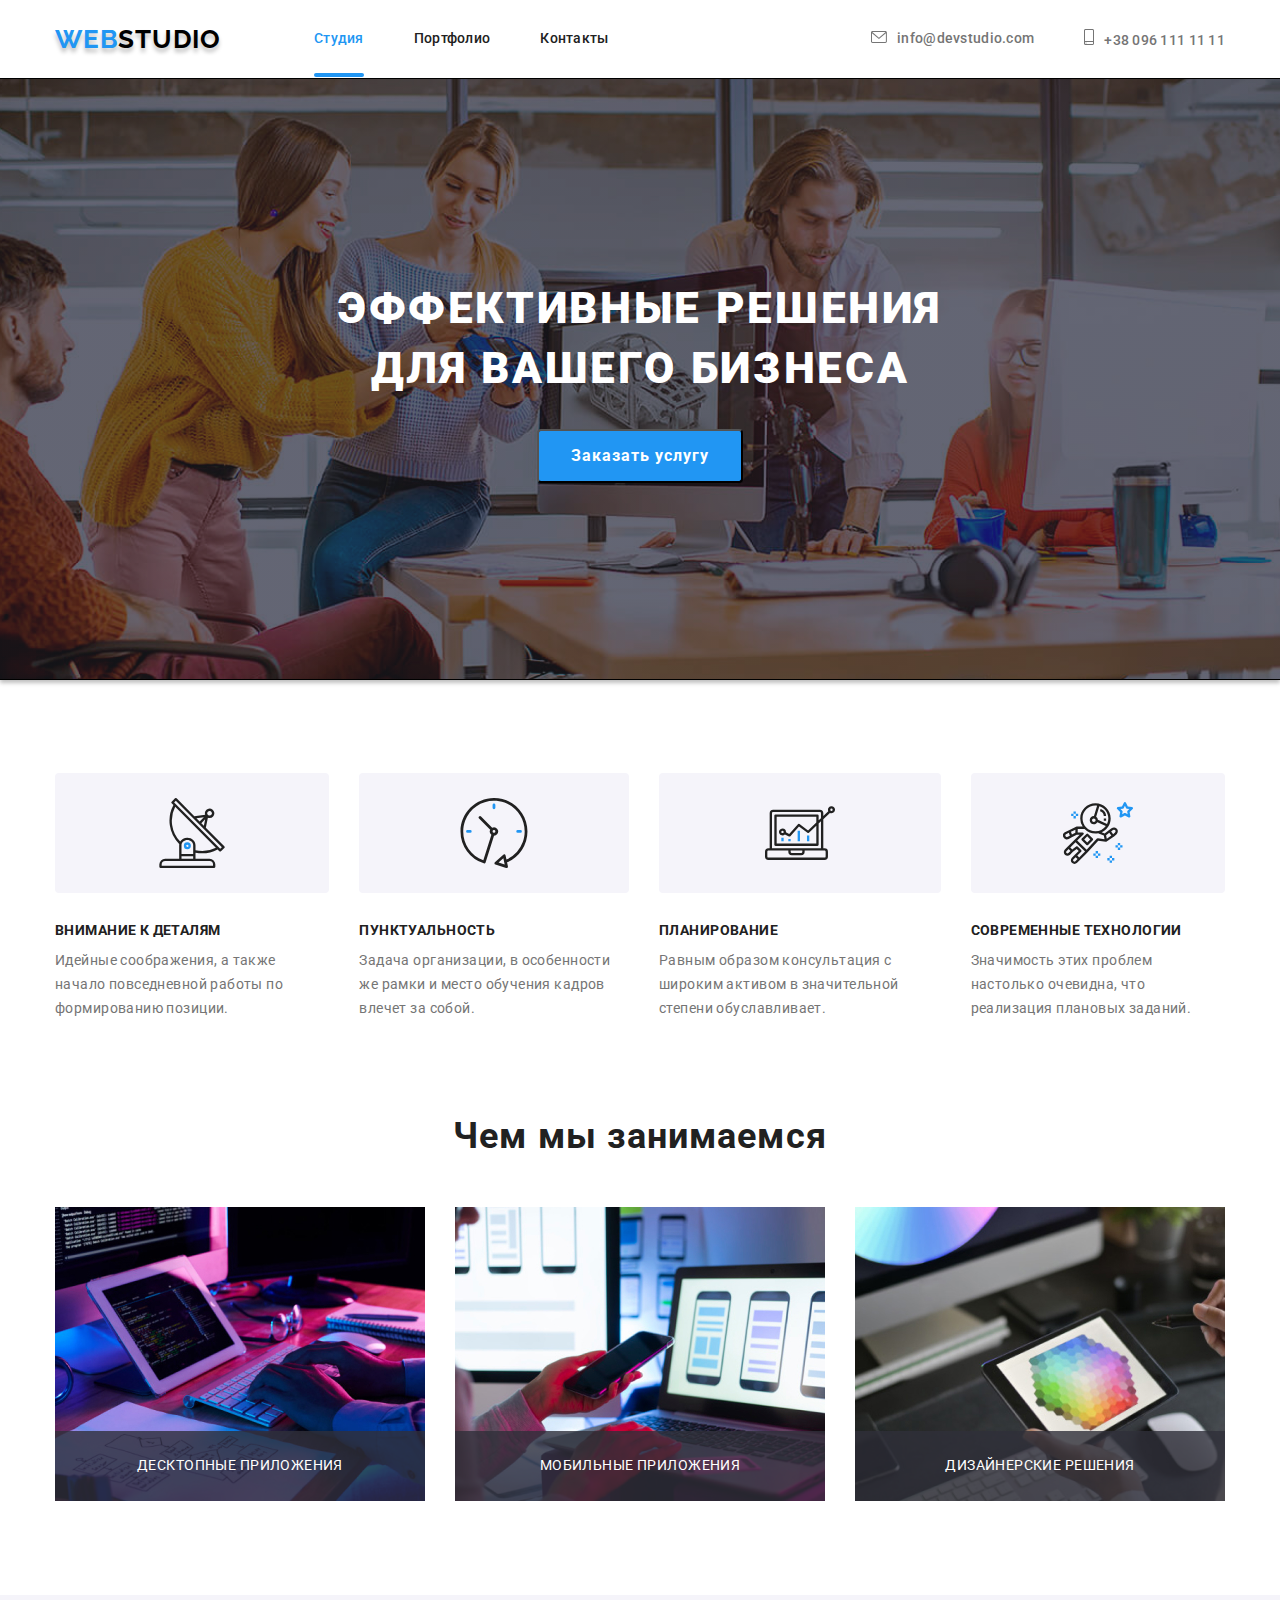
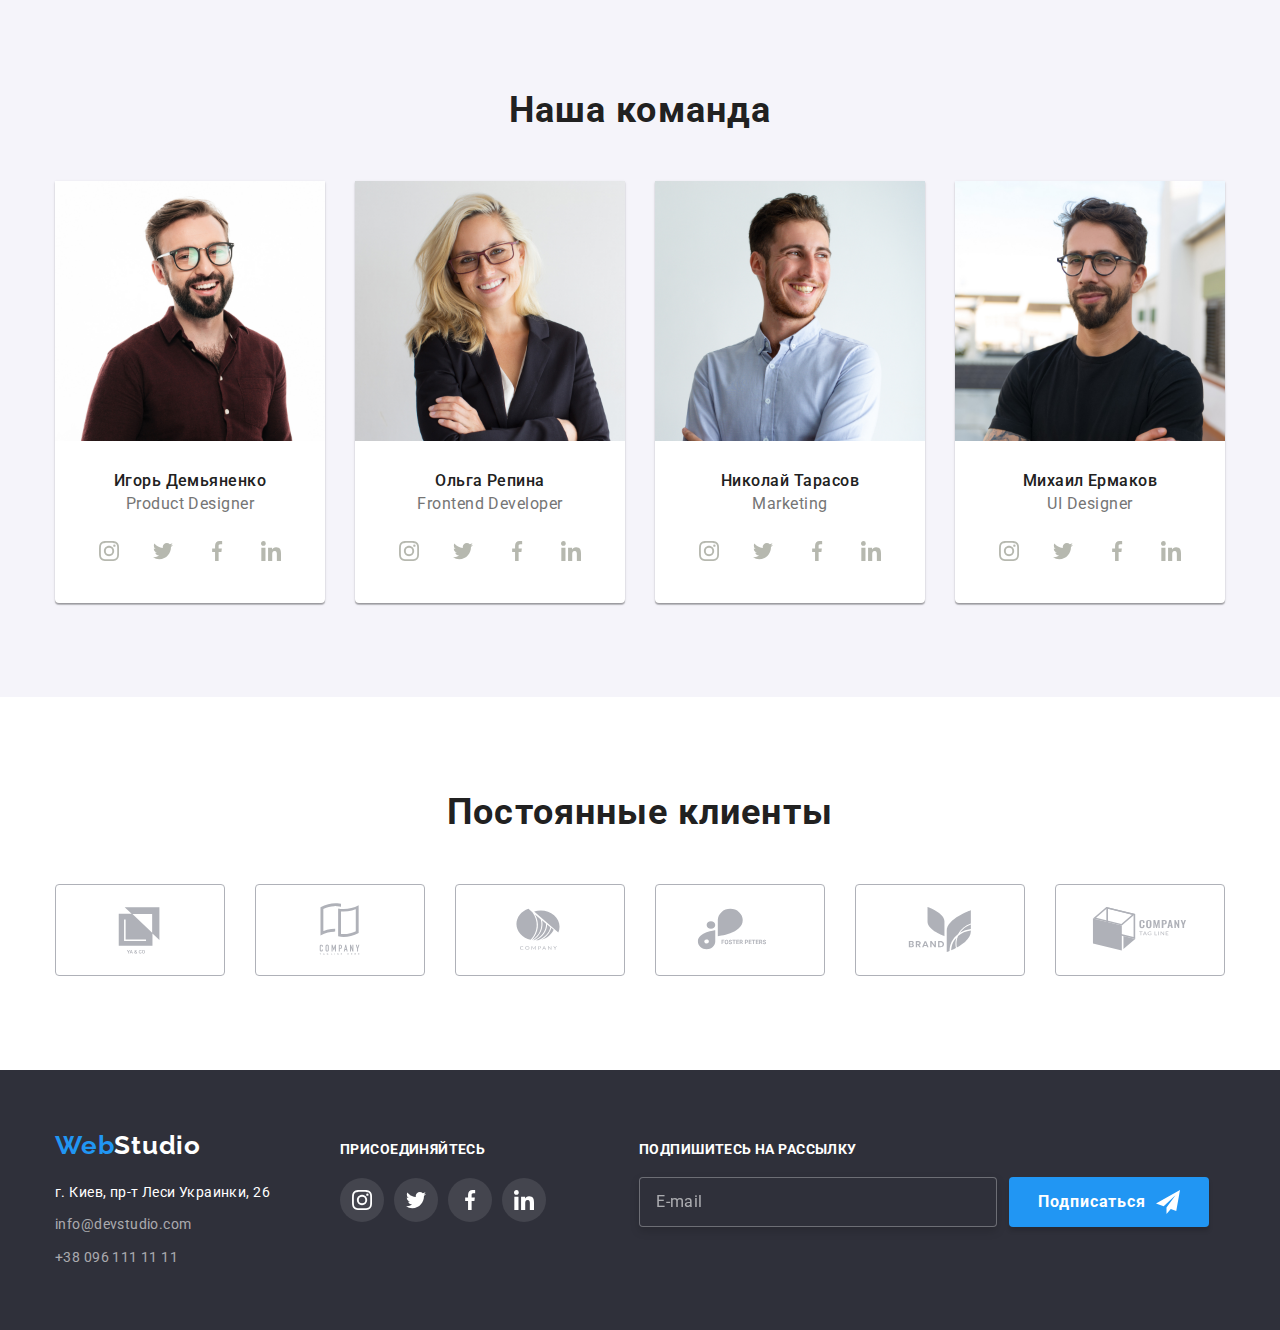
<file: index.html>
<!DOCTYPE html>
<html lang="ru">

<head>
  <meta charset="UTF-8" />
  <meta http-equiv="X-UA-Compatible" content="IE=edge" />
  <meta name="viewport" content="width=device-width, initial-scale=1.0" />
  <title>WebStudio</title>
  <link rel="preconnect" href="https://fonts.gstatic.com" />
  <link href="https://fonts.googleapis.com/css2?family=Raleway:wght@700&family=Roboto:wght@400;500;700;900&display=swap"
    rel="stylesheet" />
  <link rel="stylesheet"
    href="https://cdnjs.cloudflare.com/ajax/libs/modern-normalize/1.0.0/modern-normalize.min.css" />
  <link rel="stylesheet" href="https://cdnjs.cloudflare.com/ajax/libs/animate.css/4.1.1/animate.min.css" />
  <link rel="stylesheet" href="./css/styles.css" />
</head>

<body>
  <!--Верхняя линия-->
  <header class="upline">
    <div class="container upline-main">
      <nav class="upline-main-nav">
        <a class="logo link animate__heartBeat animate__animated animate__bounce" href="./index.html">Web<span
            class="logo-upline">Studio</span></a>
        <ul class="upline-nav-list list">
          <li class="nav-item list">
            <a class="nav-item link current" href="">Студия</a>
          </li>
          <li class="nav-item list">
            <a class="nav-item link" href="./portfolio.html">Портфолио</a>
          </li>
          <li class="nav-item list">
            <a class="nav-item link" href="">Контакты</a>
          </li>
        </ul>
      </nav>
      <ul class="upline-contacts list">
        <li class="item">
          <a class="contacts link" href="mailto:info@devstudio.com">
            <svg class="upline-contacts-icon" height="12px" width="16px">
              <use href="./images/icons.svg#envelope"></use>
            </svg>info@devstudio.com</a>
        </li>
        <li class="item">
          <a class="contacts link" href="tel:380961111111">
            <svg class="upline-contacts-icon" height="16px" width="10px">
              <use href="./images/icons.svg#smartphone"></use>
            </svg>+38 096 111 11 11</a>
        </li>
      </ul>
    </div>
  </header>
  <main>
    <!--Шапка-->
    <section class="section">
      <div class="main-section container">
        <h1 class="header-main">Эффективные решения для вашего бизнеса</h1>
        <button class="header-main-button" type="button" data-modal-open>
          Заказать услугу</button>
      </div>
    </section>
    <!--Особенности-->
    <section class="futures">
      <div class="specificsh-main container">
        <h2 hidden>Особенности</h2>
        <ul class="specificsh-list list">
          <li class="item">
            <div class="specificsh-icon-box">
              <svg class="specificsh-icon">
                <use href="./images/icons.svg#antenna"></use>
              </svg>
            </div>
            <h3 class="specificsh ">Внимание к деталям</h3>
            <p class="specifics-text">
              Идейные соображения, а также начало повседневной работы по
              формированию позиции.
            </p>
          </li>
          <li class="item">
            <div class="specificsh-icon-box">
              <svg class="specificsh-icon">
                <use href="./images/icons.svg#clock"></use>
              </svg>
            </div>
            <h3 class="specificsh">Пунктуальность</h3>
            <p class="specifics-text">Задача организации, в особенности же рамки и место обучения кадров
              влечет за собой.</p>
          </li>
          <li class="item">
            <div class="specificsh-icon-box">
              <svg class="specificsh-icon">
                <use href="./images/icons.svg#diagram"></use>
              </svg>
            </div>
            <h3 class="specificsh">Планирование</h3>
            <p class="specifics-text">
              Равным образом консультация с широким активом в значительной
              степени обуславливает.
            </p>
          </li>
          <li class="item">
            <div class="specificsh-icon-box">
              <svg class="specificsh-icon">
                <use href="./images/icons.svg#astronaut"></use>
              </svg>
            </div>
            <h3 class="specificsh">Современные технологии</h3>
            <p class="specifics-text">
              Значимость этих проблем настолько очевидна, что реализация
              плановых заданий.
            </p>
          </li>
        </ul>
      </div>
      <!--невидимый заголовок-->
    </section>
    <!--Чем мы занимаемся-->
    <section class="working-kind-section">
      <div class="container">
        <h2 class="working-kind">Чем мы занимаемся</h2>
        <ul class="working-kind-list list">
          <li class="item">
            <div class="working-kind-overlay"><img src="./images/working-kind/box1.jpg" alt="Десктопные приложения"
                width="370" height="294" />
              <p class="overlay">Десктопные приложения</p>
            </div>
          </li>
          <li class="item">
            <div class="working-kind-overlay"><img src="./images/working-kind/box2.jpg" alt="Мобильные приложения"
                width="370" height="294" />
              <p class="overlay">Мобильные приложения</p>
            </div>
          </li>
          <li class="item">
            <div class="working-kind-overlay"><img src="./images/working-kind/box3.jpg" alt="Дизайнерские решения"
                width="370" height="294" />
              <p class="overlay">Дизайнерские решения</p>
            </div>
          </li>
        </ul>
      </div>
    </section>
    <!--Наша команда-->
    <section class="our-team">
      <div class="container">
        <h2 class="working">Наша команда</h2>
        <ul class="working-list list">
          <li class="item">
            <img src="./images/our-team/id.jpg" alt="Игорь Демьяненко" width="270" />
            <div class="workers">
              <h3 class="name">Игорь Демьяненко</h3>
              <p class="profession" lang="en">Product Designer</p>
              <ul class="profession-social-list list">
                <li class="profession-icon">
                  <a class="profession-icon-link link" href="instagram">
                    <svg class="profession-social-icon" height="20px" width="20px">
                      <use href="./images/icons.svg#instagram"></use>
                    </svg></a>
                </li>
                <li class="profession-icon">
                  <a class="profession-icon-link link" href="twitter">
                    <svg class="profession-social-icon" height="20px" width="20px">
                      <use href="./images/icons.svg#twitter"></use>
                    </svg></a>
                </li>
                <li class="profession-icon">
                  <a class="profession-icon-link link" href="facebook">
                    <svg class="profession-social-icon" height="20px" width="20px">
                      <use href="./images/icons.svg#facebook"></use>
                    </svg></a>
                </li>
                <li class="profession-icon">
                  <a class="profession-icon-link link" href="linkedin">
                    <svg class="profession-social-icon" height="20px" width="20px">
                      <use href="./images/icons.svg#linkedin"></use>
                    </svg></a>
                </li>
              </ul>
            </div>
          </li>
          <li class="item">
            <img src="./images/our-team/or.jpg" alt="Ольга Репина" width="270" />
            <div class="workers">
              <h3 class="name">Ольга Репина</h3>
              <p class="profession" lang="en">Frontend Developer</p>
              <ul class="profession-social-list list">
                <li class="profession-icon">
                  <a class="profession-icon-link link" href="instagram">
                    <svg class="profession-social-icon" height="20px" width="20px">
                      <use href="./images/icons.svg#instagram"></use>
                    </svg></a>
                </li>
                <li class="profession-icon">
                  <a class="profession-icon-link link" href="twitter">
                    <svg class="profession-social-icon" height="20px" width="20px">
                      <use href="./images/icons.svg#twitter"></use>
                    </svg></a>
                </li>
                <li class="profession-icon">
                  <a class="profession-icon-link link" href="facebook">
                    <svg class="profession-social-icon" height="20px" width="20px">
                      <use href="./images/icons.svg#facebook"></use>
                    </svg></a>
                </li>
                <li class="profession-icon">
                  <a class="profession-icon-link link" href="linkedin">
                    <svg class="profession-social-icon" height="20px" width="20px">
                      <use href="./images/icons.svg#linkedin"></use>
                    </svg></a>
                </li>
              </ul>
            </div>
          </li>
          <li class="item">
            <img src="./images/our-team/nt.jpg" alt="Николай Тарасов" width="270" />
            <div class="workers">
              <h3 class="name">Николай Тарасов</h3>
              <p class="profession" lang="en">Marketing</p>
              <ul class="profession-social-list list">
                <li class="profession-icon">
                  <a class="profession-icon-link link" href="instagram">
                    <svg class="profession-social-icon" height="20px" width="20px">
                      <use href="./images/icons.svg#instagram"></use>
                    </svg></a>
                </li>
                <li class="profession-icon">
                  <a class="profession-icon-link link" href="twitter">
                    <svg class="profession-social-icon" height="20px" width="20px">
                      <use href="./images/icons.svg#twitter"></use>
                    </svg></a>
                </li>
                <li class="profession-icon">
                  <a class="profession-icon-link link" href="facebook">
                    <svg class="profession-social-icon" height="20px" width="20px">
                      <use href="./images/icons.svg#facebook"></use>
                    </svg></a>
                </li>
                <li class="profession-icon">
                  <a class="profession-icon-link link" href="linkedin">
                    <svg class="profession-social-icon" height="20px" width="20px">
                      <use href="./images/icons.svg#linkedin"></use>
                    </svg></a>
                </li>
              </ul>
            </div>
          </li>
          <li class="item">
            <img src="./images/our-team/me.jpg" alt="Михаил Ермаков" width="270" />
            <div class="workers">
              <h3 class="name">Михаил Ермаков</h3>
              <p class="profession" lang="en">UI Designer</p>
              <ul class="profession-social-list list">
                <li class="profession-icon">
                  <a class="profession-icon-link link" href="instagram">
                    <svg class="profession-social-icon" height="20px" width="20px">
                      <use href="./images/icons.svg#instagram"></use>
                    </svg></a>
                </li>
                <li class="profession-icon">
                  <a class="profession-icon-link link" href="twitter">
                    <svg class="profession-social-icon" height="20px" width="20px">
                      <use href="./images/icons.svg#twitter"></use>
                    </svg></a>
                </li>
                <li class="profession-icon">
                  <a class="profession-icon-link link" href="facebook">
                    <svg class="profession-social-icon" height="20px" width="20px">
                      <use href="./images/icons.svg#facebook"></use>
                    </svg></a>
                </li>
                <li class="profession-icon">
                  <a class="profession-icon-link link" href="linkedin">
                    <svg class="profession-social-icon" height="20px" width="20px">
                      <use href="./images/icons.svg#linkedin"></use>
                    </svg></a>
                </li>
              </ul>
            </div>
          </li>
        </ul>
      </div>
    </section>
    <!--Постоянные клиенты-->
    <section class="clients">
      <div class="container">
        <h2 class="regular-clients">Постоянные клиенты</h2>
        <ul class="regular-clients-list list">
          <li class="item">
            <a class="regular-clients-icon-link link" href="group">
              <svg class="regular-clients-logo-icon" height="60px" width="106px">
                <use href="./images/icons.svg#group"></use>
              </svg></a>
          </li>
          <li class="item">
            <a class="regular-clients-icon-link link" href="group-1">
              <svg class="regular-clients-logo-icon" height="60px" width="106px">
                <use href="./images/icons.svg#group-1"></use>
              </svg></a>
          </li>
          <li class="item">
            <a class="regular-clients-icon-link link" href="group-2">
              <svg class="regular-clients-logo-icon" height="60px" width="106px">
                <use href="./images/icons.svg#group-2"></use>
              </svg></a>
          </li>
          <li class="item">
            <a class="regular-clients-icon-link link" href="group-3">
              <svg class="regular-clients-logo-icon" height="60px" width="106px">
                <use href="./images/icons.svg#group-3"></use>
              </svg></a>
          </li>
          <li class="item">
            <a class="regular-clients-icon-link link" href="group-4">
              <svg class="regular-clients-logo-icon" height="60px" width="106px">
                <use href="./images/icons.svg#group-4"></use>
              </svg></a>
          </li>
          <li class="item">
            <a class="regular-clients-icon-link link" href="group-5">
              <svg class="regular-clients-logo-icon" height="60px" width="106px">
                <use href="./images/icons.svg#group-5"></use>
              </svg></a>
          </li>
        </ul>
      </div>
    </section>
  </main>
  <!--Подвал страницы-->
  <footer class="footer-contacts">
    <div class="container footer-contacts-main">
      <div class="footer-contacts-outline">
        <a class="logo-down link" href="./index.html">Web<span class="logo-down-next">Studio</span></a>
        <address>
          <p class="address">г. Киев, пр-т Леси Украинки, 26</p>
          <ul class="outline-address list">
            <li class="mail">
              <a class="contacts-down mail" href="mailto:info@devstudio.com">info@devstudio.com</a>
            </li>
            <li class="tel">
              <a class="contacts-down" href="tel:380961111111">+38 096 111 11 11</a>
            </li>
          </ul>
        </address>
      </div>
      <div class="down-social-icon">
        <h3 class="contacts-down-social">присоединяйтесь</h3>
        <ul class="contacts-down-social-list list">
          <li class="contacts-down-social-icon-item">
            <a class="contacts-down-social-icon-link link" href="instagram">
              <svg class="contacts-down-social-icon" height="20px" width="20px">
                <use href="./images/icons.svg#instagram"></use>
              </svg></a>
          </li>
          <li class="contacts-down-social-icon-item">
            <a class="contacts-down-social-icon-link link" href="instagram">
              <svg class="contacts-down-social-icon" height="20px" width="20px">
                <use href="./images/icons.svg#twitter"></use>
              </svg></a>
          </li>
          <li class="contacts-down-social-icon-item">
            <a class="contacts-down-social-icon-link link" href="instagram">
              <svg class="contacts-down-social-icon" height="20px" width="20px">
                <use href="./images/icons.svg#facebook"></use>
              </svg></a>
          </li>
          <li class="contacts-down-social-icon-item">
            <a class="contacts-down-social-icon-link link" href="instagram">
              <svg class="contacts-down-social-icon" height="20px" width="20px">
                <use href="./images/icons.svg#linkedin"></use>
              </svg></a>
          </li>
        </ul>
      </div>
      <form action="#" class="footer-subscription-form">
        <p class="footer-subscription">Подпишитесь на рассылку</p>
        <span class="footer-subscription-fild-main"><label class="footer-subscription-fild">
            <input type="email" name="user-mail" class="footer-subscription-text-input" placeholder="E-mail">
          </label>
          <button type="submit" class="footer-subscription-button">Подписаться
            <span><svg class="footer-subscription-button-icon" height="24" width="24">
                <use href="./images/icons.svg#icon-send"></use>
              </svg></span>
          </button></span>
      </form>
    </div>
  </footer>
  <div class="backdrop is-hidden" data-modal>
    <div class="modal"> <button type="button" class="modal-close-button" data-modal-close><svg class="modal-close"
          height="18px" width="18px">
          <use href="./images/icons.svg#close-black"></use>
        </svg></button>
      <form action="#" class="modal-contacts-form">
        <p class="modal-head">Оставьте свои данные, мы вам перезвоним</p>
        <label class="modal-contacts-fild">Имя
          <span class="modal-contacts-fild-icon">
            <input type="text" name="user-name" minlength="2" class="modal-text-input">
            <svg class="modal-svg" height="18px" width="18px">
              <use href="./images/icons.svg#person"></use>
            </svg>
          </span>
        </label>
        <label class="modal-contacts-fild">Телефон
          <span class="modal-contacts-fild-icon"><input type="tel" name="user-phon" class="modal-text-input" required
              pattern="[0-9]{3}-[0-9]{3}-[0-9]{2}-[0-9]{2}" title=" 097-111-11-11"><svg class="modal-svg" height="18px"
              width="18px">
              <use href="./images/icons.svg#phone-black"></use>
            </svg>
          </span>
        </label>
        <label class="modal-contacts-fild">Почта
          <span class="modal-contacts-fild-icon"><input type="email" name="user-mail" class="modal-text-input"><svg
              class="modal-svg" height="18px" width="18px">
              <use href="./images/icons.svg#email-black"></use>
            </svg>
          </span>
        </label>
        <label class="modal-contacts-fild">Комментарий
          <textarea name="user-message" class="modal-contacts-aria" placeholder="Введите текст"></textarea>
        </label>
        <label for="checkbox-policy" class="modal-checkbox-policy">
          <input type="checkbox" name="user-policy" class="modal-checkbox visually-hidden" id="checkbox-policy"
            required>
          <span class="modal-checkbox-icon"></span>
          Соглашаюсь с рассылкой и принимаю <a class="modal-checkbox-policy-a link" href=""> Условия
            договора</a></label>
        <button type="submit" class="modal-button">Отправить</button>
      </form>
    </div>
  </div>
  <!---->
  <script src="./js/modal.js"></script>

</body>

</html>
</file>
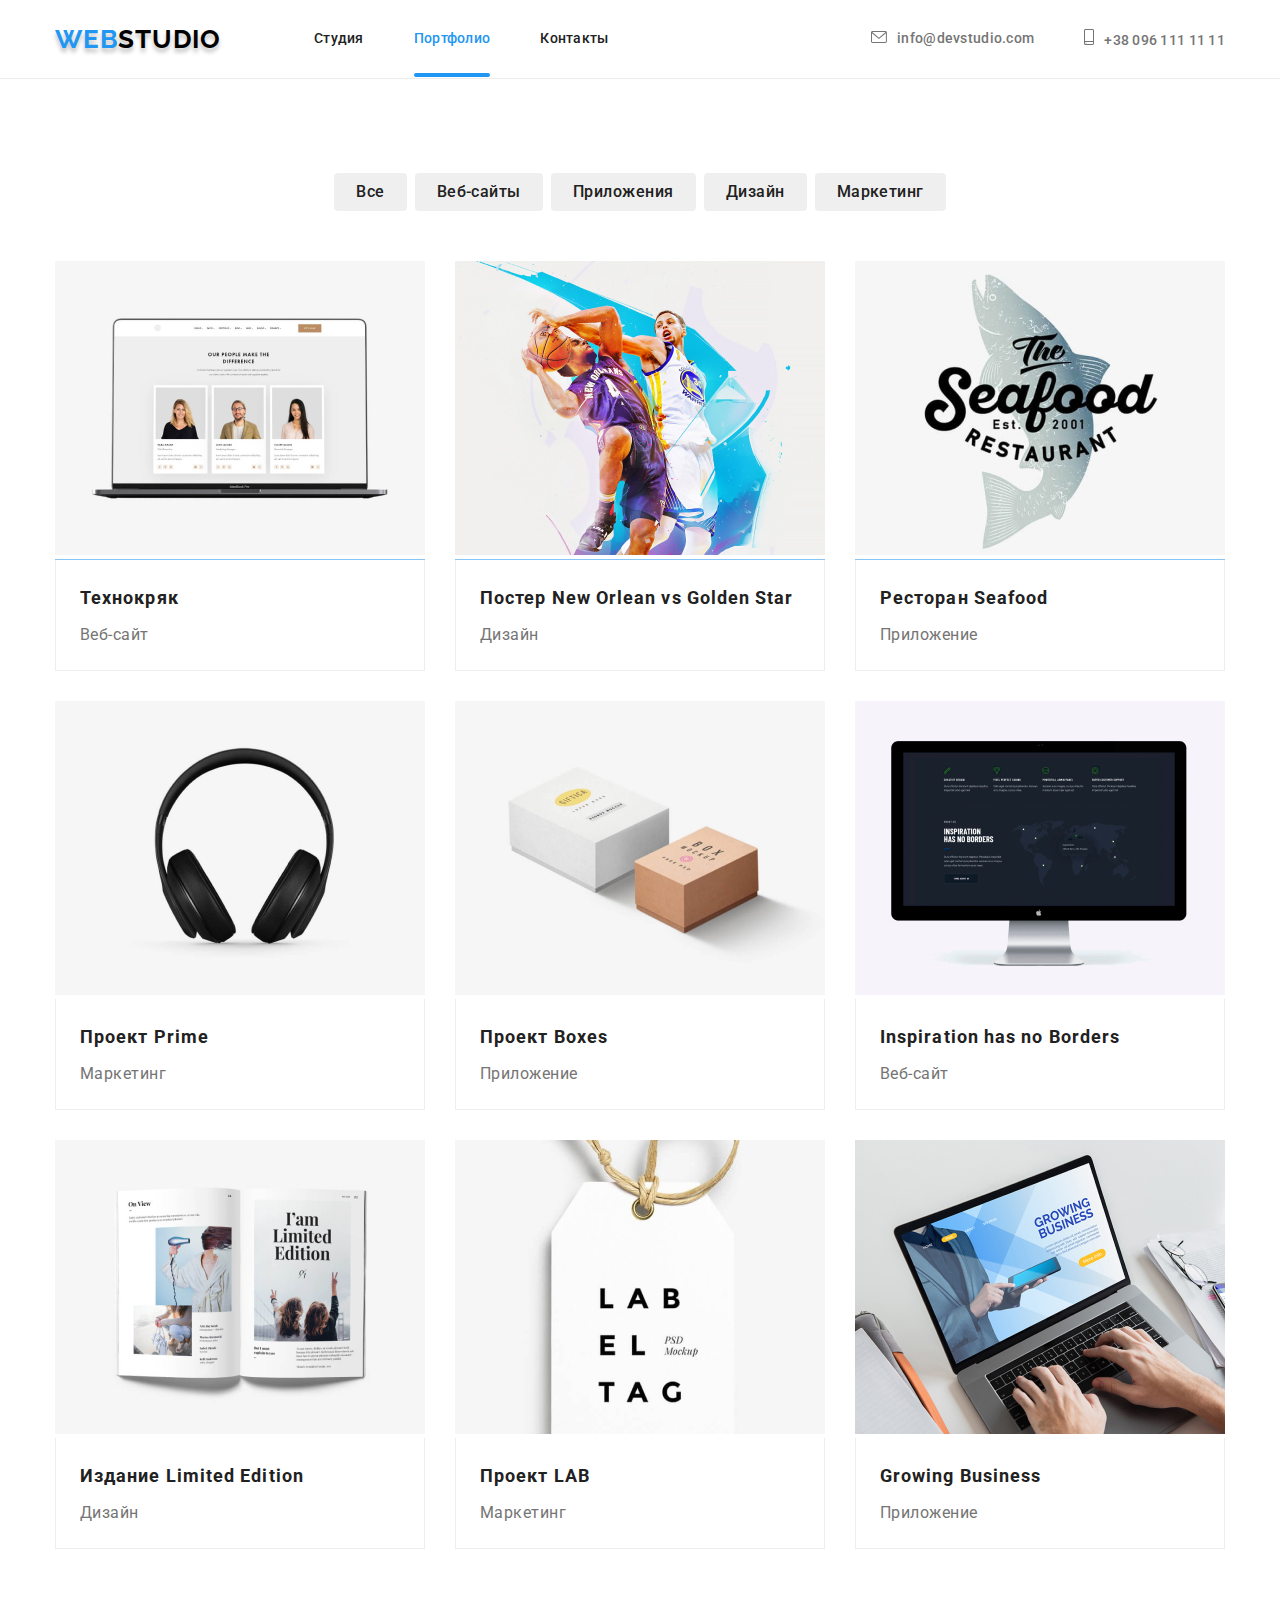
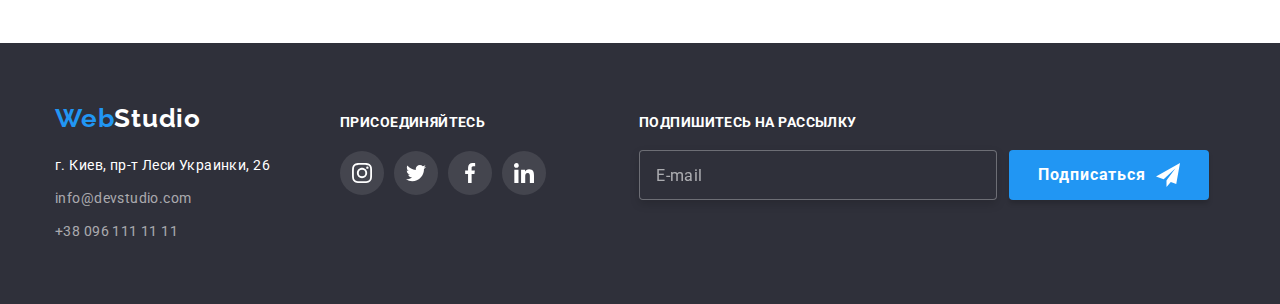
<file: portfolio.html>
<!DOCTYPE html>
<html lang="ru">

<head>
  <meta charset="UTF-8" />
  <meta http-equiv="X-UA-Compatible" content="IE=edge" />
  <meta name="viewport" content="width=device-width, initial-scale=1.0" />
  <title>WebStudio</title>
  <link rel="preconnect" href="https://fonts.gstatic.com" />
  <link href="https://fonts.googleapis.com/css2?family=Raleway:wght@700&family=Roboto:wght@400;500;700;900&display=swap"
    rel="stylesheet" />
  <link rel="stylesheet"
    href="https://cdnjs.cloudflare.com/ajax/libs/modern-normalize/1.0.0/modern-normalize.min.css" />
  <link rel="stylesheet" href="https://cdnjs.cloudflare.com/ajax/libs/animate.css/4.1.1/animate.min.css" />
  <link rel="stylesheet" href="./css/styles.css" />
</head>

<body>
  <!--Верхняя линия-->
  <header class="upline">
    <div class="container upline-main">
      <nav class="upline-main-nav">
        <a class="logo link animate__heartBeat " href="./index.html">Web<span class="logo-upline">Studio</span></a>
        <ul class="upline-nav-list list">
          <li class="nav-item list">
            <a class="nav-item link" href="index.html">Студия</a>
          </li>
          <li class="nav-item list">
            <a class="nav-item link current" href="">Портфолио </a>
          </li>
          <li class="nav-item list">
            <a class="nav-item link" href="">Контакты</a>
          </li>
        </ul>
      </nav>
      <ul class="upline-contacts list">
        <li class="item">
          <a class="contacts link" href="mailto:info@devstudio.com">
            <svg class="upline-contacts-icon" height="12px" width="16px">
              <use href="./images/icons.svg#envelope"></use>
            </svg>info@devstudio.com</a>
        </li>
        <li class="item">
          <a class="contacts link" href="tel:380961111111">
            <svg class="upline-contacts-icon" height="16px" width="10px">
              <use href="./images/icons.svg#smartphone"></use>
            </svg>+38 096 111 11 11</a>
        </li>
      </ul>
    </div>
  </header>
  <main>
    <section class="portfolio-page">
      <div class="container">
        <!--Прихований заголоаок-->
        <h1 hidden>Портфоліо</h1>
        <h2 hidden>Фільтр по сторінці</h2>
        <ul class="filters-page list">
          <li class="item"> <button class="filters" type="button">Все</button> </li>
          <li class="item"> <button class="filters" type="button">Веб-сайты</button> </li>
          <li class="item"> <button class="filters" type="button">Приложения</button> </li>
          <li class="item"> <button class="filters" type="button">Дизайн</button> </li>
          <li class="item"> <button class="filters" type="button">Маркетинг</button> </li>
        </ul>
        <h2 hidden>Наші роботи</h2>
        <ul class="our-work list">
          <li class="item">
            <a class="projekts-link link" href="">
              <div class="projekts-overlay-works">
                <img src="./images/portfolio/img1.jpg" alt="Технокряк" width="370" height="294">
                <p class="projekts-overlay">Технокряк это современная площадка распространения коронавируса. Компании
                  используют эту платформу для цифрового
                  шпионажа и атак на защищённые сервера конкурентов.</p>
              </div>
              <div class="projekts">
                <h3 class="name-images">Технокряк</h3>
                <p class="name-kindofworks">Веб-сайт</p>
              </div>
            </a>
          </li>
          <li class="item">
            <a class="projekts-link link" href="">
              <div class="projekts-overlay-works">
                <img src="./images/portfolio/img2.jpg" alt="Постер New Orlean vs Golden Star" width="370" height="294">
                <p class="projekts-overlay">Технокряк это современная площадка распространения коронавируса. Компании
                  используют эту платформу для цифрового
                  шпионажа и атак на защищённые сервера конкурентов.</p>
              </div>
              <div class="projekts">
                <h3 class="name-images" lang="en">Постер New Orlean vs Golden Star</h3>
                <p class="name-kindofworks">Дизайн</p>
              </div>
            </a>
          </li>
          <li class="item">
            <a class="projekts-link link" href="">
              <div class="projekts-overlay-works">
                <img src="./images/portfolio/img3.jpg" alt="Ресторан Seafood" width="370" height="294">
                <p class="projekts-overlay">Технокряк это современная площадка распространения коронавируса. Компании
                  используют эту платформу для цифрового
                  шпионажа и атак на защищённые сервера конкурентов.</p>
              </div>
              <div class="projekts">
                <h3 class="name-images" lang="en">Ресторан Seafood</h3>
                <p class="name-kindofworks">Приложение</p>
              </div>
            </a>
          </li>
          <li class="item">
            <a class="projekts-link link" href="">
              <div class="projekts-overlay-works">
                <img src="./images/portfolio/img4.jpg" alt="Проект Prime" width="370" height="294">
                <p class="projekts-overlay">Технокряк это современная площадка распространения коронавируса. Компании
                  используют эту платформу для цифрового
                  шпионажа и атак на защищённые сервера конкурентов.</p>
              </div>
              <div class="projekts">
                <h3 class="name-images" lang="en">Проект Prime</h3>
                <p class="name-kindofworks">Маркетинг</p>
              </div>
            </a>
          </li>
          <li class="item"><a class="projekts-link link" href="">
              <div class="projekts-overlay-works">
                <img src="./images/portfolio/img5.jpg" alt="Проект Boxes" width="370" height="294">
                <p class="projekts-overlay">Технокряк это современная площадка распространения коронавируса. Компании
                  используют эту платформу для цифрового
                  шпионажа и атак на защищённые сервера конкурентов.</p>
              </div>
              <div class="projekts">
                <h3 class="name-images" lang="en">Проект Boxes</h3>
                <p class="name-kindofworks">Приложение</p>
              </div>
            </a>
          </li>
          <li class="item"><a class="projekts-link link" href="">
              <div class="projekts-overlay-works">
                <img src="./images/portfolio/img6.jpg" alt="Inspiration has no Borders" width="370" height="294">
                <p class="projekts-overlay">Технокряк это современная площадка распространения коронавируса. Компании
                  используют эту платформу для цифрового
                  шпионажа и атак на защищённые сервера конкурентов.</p>
              </div>
              <div class="projekts">
                <h3 class="name-images" lang="en">Inspiration has no Borders</h3>
                <p class="name-kindofworks">Веб-сайт</p>
              </div>
            </a>
          </li>
          <li class="item"><a class="projekts-link link" href="">
              <div class="projekts-overlay-works">
                <img src="./images/portfolio/img7.jpg" alt="Издание Limited Edition" width="370" height="294">
                <p class="projekts-overlay">Технокряк это современная площадка распространения коронавируса. Компании
                  используют эту платформу для цифрового
                  шпионажа и атак на защищённые сервера конкурентов.</p>
              </div>
              <div class="projekts">
                <h3 class="name-images" lang="en">Издание Limited Edition</h3>
                <p class="name-kindofworks">Дизайн</p>
              </div>
            </a>
          </li>
          <li class="item"><a class="projekts-link link" href="">
              <div class="projekts-overlay-works">
                <img src="./images/portfolio/img8.jpg" alt="Проект LAB" width="370" height="294">
                <p class="projekts-overlay">Технокряк это современная площадка распространения коронавируса. Компании
                  используют эту платформу для цифрового
                  шпионажа и атак на защищённые сервера конкурентов.</p>
              </div>
              <div class="projekts">
                <h3 class="name-images" lang="en">Проект LAB</h3>
                <p class="name-kindofworks">Маркетинг</p>
              </div>
            </a>
          </li>
          <li class="item">
            <a class="projekts-link link" href="">
              <div class="projekts-overlay-works">
                <img src="./images/portfolio/img9.jpg" alt="Growing Business" width="370" height="294">
                <p class="projekts-overlay">Технокряк это современная площадка распространения коронавируса. Компании
                  используют эту платформу для цифрового
                  шпионажа и атак на защищённые сервера конкурентов.</p>
              </div>
              <div class="projekts">
                <h3 class="name-images" lang="en">Growing Business</h3>
                <p class="name-kindofworks">Приложение</p>
              </div>
            </a>
          </li>
        </ul>
      </div>
    </section>

  </main>
  <!--Подвал страницы-->
  <footer class="footer-contacts">
    <div class="container footer-contacts-main">
      <div class="footer-contacts-outline">
        <a class="logo-down link" href="./index.html">Web<span class="logo-down-next">Studio</span></a>
        <address>
          <p class="address">г. Киев, пр-т Леси Украинки, 26</p>
          <ul class="outline-address list">
            <li class="mail">
              <a class="contacts-down mail" href="mailto:info@devstudio.com">info@devstudio.com</a>
            </li>
            <li class="tel">
              <a class="contacts-down" href="tel:380961111111">+38 096 111 11 11</a>
            </li>
          </ul>
        </address>
      </div>
      <div class="down-social-icon">
        <h3 class="contacts-down-social">присоединяйтесь</h3>
        <ul class="contacts-down-social-list list">
          <li class="contacts-down-social-icon-item">
            <a class="contacts-down-social-icon-link link" href="instagram">
              <svg class="contacts-down-social-icon" height="20px" width="20px">
                <use href="./images/icons.svg#instagram"></use>
              </svg></a>
          </li>
          <li class="contacts-down-social-icon-item">
            <a class="contacts-down-social-icon-link link" href="instagram">
              <svg class="contacts-down-social-icon" height="20px" width="20px">
                <use href="./images/icons.svg#twitter"></use>
              </svg></a>
          </li>
          <li class="contacts-down-social-icon-item">
            <a class="contacts-down-social-icon-link link" href="instagram">
              <svg class="contacts-down-social-icon" height="20px" width="20px">
                <use href="./images/icons.svg#facebook"></use>
              </svg></a>
          </li>
          <li class="contacts-down-social-icon-item">
            <a class="contacts-down-social-icon-link link" href="instagram">
              <svg class="contacts-down-social-icon" height="20px" width="20px">
                <use href="./images/icons.svg#linkedin"></use>
              </svg></a>
          </li>
        </ul>
      </div>
      <form action="#" class="footer-subscription-form">
        <p class="footer-subscription">Подпишитесь на рассылку</p>
        <span class="footer-subscription-fild-main"><label class="footer-subscription-fild">
            <input type="email" name="user-mail" class="footer-subscription-text-input" placeholder="E-mail">
          </label>
          <button type="submit" class="footer-subscription-button">Подписаться
            <span><svg class="footer-subscription-button-icon" height="24" width="24">
                <use href="./images/icons.svg#icon-send"></use>
              </svg></span>
          </button></span>
      </form>
    </div>
  </footer>
  <script src="./js/modal.js"></script>
</body>

</html>
</file>
<file: css/styles.css>
/*Палитра
font-family: 'Raleway', sans-serif;
font-family: 'Roboto', sans-serif;*/
/*Стандартные настройки*/
*,
*::before,
*::after {
  box-sizing: border-box;
}
:root {
  --title-text-color: #212121;
  --acsent-color: #2196f3;
  --secondary-color: #757575;
  --secondary-acsent-color: #ffffff;
}
body {
  font-family: 'Roboto', sans-serif;
}
.list {
  padding: 0;
  margin: 0;
  list-style: none;
}
.link {
  text-decoration: none;
}
h3,
p {
  margin: 0 auto;
  padding: 0;
}
.container {
  width: 1200px;
  padding-left: 15px;
  padding-right: 15px;
  margin: 0 auto;
}
/*Верхняя линия логотип*/
.upline {
  padding-top: 24px;
  padding-bottom: 24px;
  border-bottom: 1px solid #ececec;
}
.upline-main,
.upline-main-nav {
  display: flex;
  align-items: center;
}

.logo {
  color: var(--acsent-color);
  font-family: 'Raleway', sans-serif;
  font-weight: 700;
  font-size: 26px;
  line-height: 1.17;
  letter-spacing: 0.03em;
  text-shadow: 0px 4px 4px rgba(0, 0, 0, 0.25);
  text-transform: uppercase;
  cursor: pointer;
}
.logo-upline {
  color: #000000;
}
/*Верхняя линия навигация*/
.upline-nav-list {
  display: flex;
}
.nav-item:not(:first-child) {
  margin-left: 50px;
}
.upline-nav-list {
  margin-left: 93px;
}
.nav-item {
  position: relative;
  display: block;
  font-weight: 500;
  font-size: 14px;
  line-height: 1.14;
  letter-spacing: 0.02em;
  color: var(--title-text-color);
  transition: color, filter 250ms cubic-bezier(0.4, 0, 0.2, 1);
}
.current::after {
  content: '';
  position: absolute;
  bottom: 0;
  left: 0;
  transform: translateY(30px);
  width: 100%;
  height: 4px;
  background: var(--acsent-color);
  border-radius: 2px;
}
.list .link.current {
  color: var(--acsent-color);
}
.nav-item:hover,
.nav-item:focus {
  color: var(--acsent-color);
  filter: drop-shadow(0px 4px 4px rgba(0, 0, 0, 0.25));
}
/*Верхняя линия контакты*/
.upline-contacts {
  display: flex;
  margin-left: auto;
}
.upline-contacts .item + .item {
  margin-left: 50px;
}
.contacts {
  font-weight: 500;
  font-size: 14px;
  line-height: 1.14;
  letter-spacing: 0.02em;
  color: var(--secondary-color);
  transition: color 250ms cubic-bezier(0.4, 0, 0.2, 1);
}
.upline-contacts-icon {
  margin: 0 auto;
  margin-right: 10px;
  fill: var(--secondary-color);
  transition: fill 250ms cubic-bezier(0.4, 0, 0.2, 1);
}
.contacts:hover,
.contacts:focus {
  color: var(--acsent-color);
}
.contacts:hover .upline-contacts-icon,
.contacts:focus .upline-contacts-icon {
  fill: var(--acsent-color);
}

/* Эффективные решения для вашего бизнеса */
.section {
  padding-top: 200px;
  padding-bottom: 200px;
  background: #2f303a;
  max-width: 1600px;
  height: 600px;
  margin: 0 auto;
  outline: 1px solid #000000;
  background-image: linear-gradient(to right, rgba(47, 48, 58, 0.4), rgba(47, 48, 58, 0.4)),
    url(../images/fill/new_photo.png);
  background-repeat: no-repeat;
  background-position: center;
  background-size: cover;
  box-shadow: 0px 4px 4px rgba(0, 0, 0, 0.25);
  /*rgba(47, 48, 58, 0.4);*/
}
.main-section {
  text-align: center;
}
.header-main {
  font-weight: 900;
  font-size: 44px;
  line-height: 1.36;
  letter-spacing: 0.06em;
  text-transform: uppercase;
  color: var(--secondary-acsent-color);
  max-width: 696px;
  margin: 0 auto;
  margin-bottom: 30px;
}
/* Шапка */
.header-main-button {
  display: inline-block;
  padding: 10px 32px;
  font-family: inherit;
  font-weight: 700;
  font-size: 16px;
  line-height: 1.87;
  letter-spacing: 0.06em;
  color: var(--secondary-acsent-color);
  background-color: var(--acsent-color);
  border-radius: 4px;
  transition: color 250ms cubic-bezier(0.4, 0, 0.2, 1),
    background-color 250ms cubic-bezier(0.4, 0, 0.2, 1);
}
.header-main-button:hover,
.header-main-button:focus {
  font-family: inherit;
  font-weight: 700;
  font-size: 16px;
  line-height: 1.87;
  letter-spacing: 0.06em;
  color: var(--secondary-acsent-color);
  background-color: var(--acsent-color);
}
/* Особенности */
.futures {
  padding-top: 94px;
}
.specificsh-list {
  display: flex;
}
.specificsh-list .item {
  flex-wrap: wrap;
}
.specificsh-list .item:not(:first-child) {
  margin-left: 30px;
}
.specificsh-icon-box {
  display: flex;
  align-items: center;
  justify-content: center;
  margin: 0 auto;
  width: 100%;
  height: 120px;
  border-radius: 4px;
  background: #f5f4fa;
  margin-bottom: 30px;
}
.specificsh-icon {
  content: '';
  width: 70px;
  height: 70px;
}

.specificsh {
  margin-top: 0;
  margin-bottom: 10px;
  font-weight: 700;
  font-size: 14px;
  line-height: 1.14;
  letter-spacing: 0.03em;
  color: var(--title-text-color);
  text-transform: uppercase;
}
.specifics-text {
  margin-top: 0;
  margin-bottom: 0;
  font-size: 14px;
  line-height: 1.71;
  letter-spacing: 0.03em;
  color: var(--secondary-color);
}
/*Чем мы занимаемся*/
.working-kind-section {
  padding-top: 94px;
  padding-bottom: 94px;
}
.working-kind-list > img {
  display: block;
  background: #f5f4fa;
}
.working-kind-list {
  display: flex;
}
.working-kind-list .item:not(:first-child) {
  margin-left: 30px;
}
.working-kind {
  margin-top: 0;
  margin-bottom: 50px;
  text-align: center;
  font-weight: 700;
  font-size: 36px;
  line-height: 1.17;
  letter-spacing: 0.03em;
  color: var(--title-text-color);
}
.working-kind-overlay {
  position: relative;
  display: flex;
}
.overlay {
  position: absolute;
  bottom: 0;
  left: 0;
  width: 100%;
  padding-top: 27px;
  padding-bottom: 27px;
  font-size: 14px;
  line-height: 1.14;
  text-transform: uppercase;
  text-align: center;
  letter-spacing: 0.03em;
  color: var(--secondary-acsent-color);
  background: rgba(47, 48, 58, 0.8);
}

/*Наша команда*/
.our-team {
  padding-top: 94px;
  padding-bottom: 94px;
  background: #f5f4fa;
}
.working-list .item > img {
  display: block;
}
.working-list {
  display: flex;
}
.working-list .item {
  flex-wrap: nowrap;
  background-color: var(--secondary-acsent-color);
  box-shadow: 0px 1px 3px rgba(0, 0, 0, 0.12), 0px 1px 1px rgba(0, 0, 0, 0.14),
    0px 2px 1px rgba(0, 0, 0, 0.2);
  border-radius: 0px 0px 4px 4px;
}
.working-list .item:not(:first-child) {
  margin-left: 30px;
}
.working {
  margin: 0 auto;
  margin-bottom: 50px;
  text-align: center;
  font-weight: 700;
  font-size: 36px;
  line-height: 1.17;
  letter-spacing: 0.03em;
  color: var(--title-text-color);
}
.workers {
  padding: 30px 32px;
}

.name {
  padding-bottom: 4px;
  font-weight: 500;
  font-size: 16px;
  line-height: 1.19;
  letter-spacing: 0.03em;
  color: var(--title-text-color);
  text-align: center;
}
.profession {
  font-size: 16px;
  line-height: 1.19;
  letter-spacing: 0.03em;
  text-align: center;
  margin-bottom: 16px;
  color: var(--secondary-color);
}
.profession-social-list {
  display: flex;
  justify-content: space-between;
}
.profession-icon {
  display: flex;
  justify-content: center;
  align-items: center;
  fill: #b6b8af;
}
.profession-icon-link {
  display: flex;
  justify-content: center;
  align-items: center;
  width: 44px;
  height: 44px;
  background-color: var(--secondary-acsent-color);
  border-radius: 50%;
  transition: background-color 250ms cubic-bezier(0.4, 0, 0.2, 1);
}
.profession-social-icon {
  transition: fill 250ms cubic-bezier(0.4, 0, 0.2, 1);
}
.profession-icon-link:hover,
.profession-icon-link:focus {
  background-color: var(--acsent-color);
}
.profession-icon-link:hover .profession-social-icon,
.profession-icon-link:focus .profession-social-icon {
  fill: var(--secondary-acsent-color);
}
/* Постоянные клиенты */
.clients {
  padding-top: 94px;
  padding-bottom: 94px;
}
.regular-clients {
  margin: 0 auto;
  margin-bottom: 50px;
  text-align: center;
  font-weight: 700;
  font-size: 36px;
  line-height: 1.17;
  letter-spacing: 0.03em;
  color: var(--title-text-color);
}
.regular-clients-list {
  display: flex;
}
.regular-clients-icon-link {
  display: flex;
  justify-content: center;
  align-items: center;
  height: 92px;
  width: 170px;
  border-radius: 4px;
  border: 1px solid rgba(175, 177, 184, 1);
  fill: rgba(175, 177, 184, 1);
  transition: border 250ms cubic-bezier(0.4, 0, 0.2, 1);
}

.regular-clients-list .item:not(:first-child) {
  margin-left: 30px;
}
.regular-clients-logo-icon {
  transition: fill 250ms cubic-bezier(0.4, 0, 0.2, 1);
}
.regular-clients-icon-link:hover,
.regular-clients-icon-link:focus {
  border: 1px solid rgba(33, 150, 243, 1);
}
.regular-clients-icon-link:hover .regular-clients-logo-icon,
.regular-clients-icon-link:focus .regular-clients-logo-icon {
  fill: rgba(33, 150, 243, 1);
}
/*Подвал страницы*/
.footer-contacts {
  background: #2f303a;
  padding-top: 60px;
  padding-bottom: 60px;
}
.footer-contacts-outline {
  padding: 0;
}
.footer-contacts-outline > a {
  padding: 0;
  margin-top: 0;
  margin-bottom: 20px;
}
.footer-contacts-main {
  display: flex;
  align-items: baseline;
}
.down-social-icon {
  margin-left: 70px;
}
.logo-down {
  display: block;
  font-family: 'Raleway', sans-serif;
  font-weight: 700;
  font-size: 26px;
  line-height: 1.19;
  letter-spacing: 0.03em;
  color: var(--acsent-color);
}
.logo-down-next {
  font-family: 'Raleway', sans-serif;
  font-weight: 700;
  font-size: 26px;
  line-height: 1.19;
  letter-spacing: 0.03em;
  color: var(--secondary-acsent-color);
}
.mail {
  margin-bottom: 9px;
}
.address {
  margin-top: 0;
  padding: 0;
  margin-bottom: 9px;
  font-size: 14px;
  line-height: 1.71;
  letter-spacing: 0.03em;
  color: var(--secondary-acsent-color);
  font-style: normal;
}

.contacts-down {
  font-size: 14px;
  line-height: 1.71;
  letter-spacing: 0.03em;
  color: rgba(255, 255, 255, 0.6);
  font-style: normal;
  text-decoration: none;
  transition: color 250ms cubic-bezier(0.4, 0, 0.2, 1);
}

.contacts-down:hover,
.contacts-down:focus {
  text-decoration: none;
  color: var(--acsent-color);
}
.contacts-down-social {
  display: flex;
  margin-bottom: 20px;
  font-weight: bold;
  font-size: 14px;
  line-height: 1.14;
  letter-spacing: 0.03em;
  text-transform: uppercase;
  color: var(--secondary-acsent-color);
}
.contacts-down-social-list {
  display: flex;
}
.contacts-down-social-icon-item:not(:first-child) {
  margin-left: 10px;
}
.contacts-down-social-icon-link {
  display: flex;
  justify-content: center;
  align-items: center;
  width: 44px;
  height: 44px;
  fill: var(--secondary-acsent-color);
  background-color: rgba(255, 255, 255, 0.1);
  border-radius: 50%;
  transition: background-color 250ms cubic-bezier(0.4, 0, 0.2, 1);
}
.contacts-down-social-icon-link:hover,
.contacts-down-social-icon-link:focus {
  background-color: rgba(33, 150, 243, 1);
}
.footer-subscription-text-input::placeholder {
  font-size: 16px;
  line-height: 1.25;
  letter-spacing: 0.03em;
  color: rgba(255, 255, 255, 0.6);
}
.footer-subscription-form {
  display: block;
  margin-left: 93px;
}
.footer-subscription-fild-main {
  display: flex;
}
.footer-subscription {
  margin-bottom: 20px;
  font-weight: bold;
  font-size: 14px;
  line-height: 16px;
  letter-spacing: 0.03em;
  text-transform: uppercase;
  color: var(--secondary-acsent-color);
}
.footer-subscription-text-input {
  outline: none;
  padding-left: 16px;
  width: 358px;
  height: 50px;
  border: 1px solid rgba(255, 255, 255, 0.3);
  box-sizing: border-box;
  filter: drop-shadow(0px 4px 4px rgba(0, 0, 0, 0.15));
  border-radius: 4px;
  background: #2f303a;
}
.footer-subscription-button {
  display: flex;
  padding: 0;
  align-items: center;
  justify-content: center;
  text-align: center;
  width: 200px;
  height: 50px;
  margin-left: 12px;
  font-family: inherit;
  font-weight: bold;
  font-size: 16px;
  line-height: 1.87;
  letter-spacing: 0.06em;
  background: var(--acsent-color);
  color: #ffffff;
  border: none;
  box-shadow: 0px 4px 4px rgba(0, 0, 0, 0.15);
  border-radius: 4px;
}
.footer-subscription-button-icon {
  display: flex;
  align-items: center;
  justify-content: center;
  text-align: center;
  margin-left: 10px;
}

/*Портфоліо*/
/*.hidden {
}*/
.our-work .item > img {
  display: block;
}
.portfolio-page {
  padding-top: 94px;
  padding-bottom: 94px;
}
.filters-page {
  display: flex;
  justify-content: center;
  margin-bottom: 50px;
  padding: 0;
}
.filters {
  padding: 6px 22px;
  border: none;
  border-radius: 4px;
  font-family: inherit;
  font-weight: 500;
  font-size: 16px;
  line-height: 1.62;
  letter-spacing: 0.03em;
  color: var(--title-text-color);
  transition: color 250ms cubic-bezier(0.4, 0, 0.2, 1),
    background-color 250ms cubic-bezier(0.4, 0, 0.2, 1),
    box-shadow 250ms cubic-bezier(0.4, 0, 0.2, 1);
}
.filters:hover,
.filters:focus {
  padding: 6px 22px;
  border-radius: 4px;
  font-family: inherit;
  font-weight: 500;
  font-size: 16px;
  line-height: 1.62;
  letter-spacing: 0.03em;
  color: var(--secondary-acsent-color);
  background-color: var(--acsent-color);
  box-shadow: 0px 3px 1px rgba(0, 0, 0, 0.1), 0px 1px 2px rgba(0, 0, 0, 0.08),
    0px 2px 2px rgba(0, 0, 0, 0.12);
}
.filters-page li:not(:first-child) {
  margin-left: 8px;
}
.our-work {
  display: flex;
  flex-wrap: wrap;
}
.our-work .item {
  margin-right: 30px;
  margin-bottom: 30px;
  border: 1 px solid rgba(238, 238, 238, 1);
  background-color: var(--secondary-acsent-color);
}
.our-work .item:nth-child(3n) {
  margin-right: 0;
}
.our-work .item:nth-last-child(-n + 3) {
  margin-bottom: 0;
}
.projekts-overlay-works {
  position: relative;
  overflow: hidden;
}
.projekts-overlay {
  position: absolute;
  display: inline-block;
  bottom: 0;
  right: 0;
  padding: 63px 24px;
  width: 100%;
  height: 100%;
  font-weight: normal;
  font-size: 18px;
  line-height: 1.56;
  letter-spacing: 0.03em;
  text-align: left;
  color: var(--secondary-acsent-color);
  background-color: rgba(33, 150, 243, 0.9);
  overflow: auto;
  transform: translateY(100%);
  transition-property: transform;
  transition-duration: 250ms;
  transition-timing-function: cubic-bezier(0.4, 0, 0.2, 1);
}
.projekts-link:hover,
.projekts-link:focus {
  display: block;
  background-color: var(--secondary-acsent-color);
  border-bottom: 1px solid #eeeeee;
  box-sizing: border-box;
  box-shadow: 0px 1px 1px rgba(0, 0, 0, 0.12), 0px 4px 4px rgba(0, 0, 0, 0.06),
    1px 4px 6px rgba(0, 0, 0, 0.16);
}
.projekts-link:hover .projekts-overlay,
.projekts-link:focus .projekts-overlay {
  transform: translateY(0%);
}
.projekts {
  padding: 20px 24px;
  background-color: var(--secondary-acsent-color);
  border: 1px solid #eeeeee;
  border-top: none;
}
.name-images {
  margin-bottom: 4px;
  font-weight: 700;
  font-size: 18px;
  line-height: 2;
  letter-spacing: 0.06em;
  color: var(--title-text-color);
}
.name-kindofworks {
  font-size: 16px;
  line-height: 1.87;
  letter-spacing: 0.03em;
  color: var(--secondary-color);
}
/*модельне вікно*/
.backdrop {
  position: fixed;
  top: 0;
  left: 0;
  width: 100vw;
  height: 100vh;
  z-index: 100;
  background: rgba(0, 0, 0, 0.2);
  transition: opacity 250ms cubic-bezier(0.4, 0, 0.2, 1),
    visibility 250ms cubic-bezier(0.4, 0, 0.2, 1);
}
.modal {
  position: absolute;
  padding: 40px;
  top: 50%;
  left: 50%;
  transform: translate(-50%, -50%);
  width: 528px;
  height: 581px;
  background-color: var(--secondary-acsent-color);
  box-shadow: 0px 1px 3px rgba(0, 0, 0, 0.12), 0px 1px 1px rgba(0, 0, 0, 0.14),
    0px 2px 1px rgba(0, 0, 0, 0.2);
  border-radius: 4px;
}
.modal-close {
  position: absolute;
  top: 50%;
  left: 50%;
  transform: translate(-50%, -50%);
}
.modal-close-button {
  position: absolute;
  top: 8px;
  right: 8px;
  padding: 0;
  height: 30px;
  width: 30px;
  background: var(--secondary-acsent-color);
  border: 1px solid rgba(0, 0, 0, 0.1);
  border-radius: 50%;
  cursor: pointer;
  transition: fill 250ms cubic-bezier(0.4, 0, 0.2, 1), visibility 250ms cubic-bezier(0.4, 0, 0.2, 1);
}
.modal-close-button:hover,
.modal-close-button:focus {
  outline: none;
  fill: var(--acsent-color);
  border: 1px solid rgba(0, 0, 0, 0.1);
  border-radius: 50%;
}
.is-hidden {
  opacity: 0;
  visibility: hidden;
  pointer-events: none;
}
.modal-head {
  text-align: center;
  margin-left: 0;
  margin-right: 0;
  margin-bottom: 12px;
  font-weight: 700;
  font-size: 20px;
  line-height: 1.15;
  letter-spacing: 0.03em;
  color: var (--title-text-color);
}
.modal-contacts-fild {
  margin-bottom: 10px;
  font-weight: 400;
  font-size: 12px;
  line-height: 1.17;
  letter-spacing: 0.01em;
  color: var(--secondary-color);
  transition: fill 250ms cubic-bezier(0.4, 0, 0.2, 1), visibility 250ms cubic-bezier(0.4, 0, 0.2, 1);
}
.modal-checkbox-policy {
  display: flex;
  justify-content: space-around;
  align-items: center;
  font-weight: 400;
  font-size: 14px;
  line-height: 1.71;
  letter-spacing: 0.03em;
  color: var(--secondary-color);
}
.modal-contacts-form {
  display: flex;
  flex-direction: column;
}
.modal-text-input {
  width: 100%;
  height: 40px;
  padding-left: 40px;
  border: 1px solid rgba(33, 33, 33, 0.2);
  border-radius: 4px;
}
.modal-text-input:focus,
.modal-contacts-aria:focus {
  outline: none;
  border-color: var(--acsent-color);
}
.modal-button {
  margin: auto;
  margin-top: 30px;
  width: 200px;
  height: 50px;
  font-weight: 700;
  font-size: 16px;
  line-height: 1.87;
  letter-spacing: 0.06em;
  color: var(--secondary-acsent-color);
  border: none;
  background: #188ce8;
  box-shadow: 0px 4px 4px rgba(0, 0, 0, 0.15);
  border-radius: 4px;
}
.modal-contacts-fild-icon {
  position: relative;
  display: block;
  margin-top: 4px;
  border: none;
}
.modal-svg {
  outline: none;
  position: absolute;
  display: block;
  top: 50%;
  left: 12px;
  transform: translateY(-50%);
  transition: fill 250ms cubic-bezier(0.4, 0, 0.2, 1), visibility 250ms cubic-bezier(0.4, 0, 0.2, 1);
}
.modal-text-input:focus + .modal-svg {
  fill: var(--acsent-color);
}
.modal-contacts-aria {
  display: block;
  padding: 12px 16px;
  margin-top: 4px;
  width: 100%;
  height: 120px;
  border: 1px solid rgba(33, 33, 33, 0.2);
  border-radius: 4px;
  resize: none;
}
.modal-contacts-aria::placeholder {
  font-weight: 400px;
  font-size: 14px;
  line-height: 1.14;
  letter-spacing: 0.01em;
  color: rgba(117, 117, 117, 0.5);
}
.modal-checkbox:focus ~ .modal-checkbox-icon {
  border-color: var(--acsent-color);
}
.modal-checkbox:checked ~ .modal-checkbox-icon {
  background-color: var(--acsent-color);
  border-color: var(--acsent-color);
  background-image: url('../images/Vector.svg');
  background-size: contain;
}
.modal-checkbox-policy-a {
  font-weight: 400px;
  font-size: 14px;
  line-height: 1.71;
  letter-spacing: 0.03em;
  text-decoration-line: underline;
  color: var(--acsent-color);
}
.modal-checkbox-icon {
  width: 16px;
  height: 15px;
  border-radius: 4px;
  border: 1px solid #000000;
  box-shadow: 0px 4px 4px rgba(0, 0, 0, 0.25);
  transition: background-color, background-image 250ms cubic-bezier(0.4, 0, 0.2, 1),
    visibility 250ms cubic-bezier(0.4, 0, 0.2, 1);
}

.visually-hidden {
  position: absolute !important;
  clip: rect(1px 1px 1px 1px); /* IE6, IE7 */
  clip: rect(1px, 1px, 1px, 1px);
  padding: 0 !important;
  border: 0 !important;
  height: 1px !important;
  width: 1px !important;
  overflow: hidden;
}
</file>
